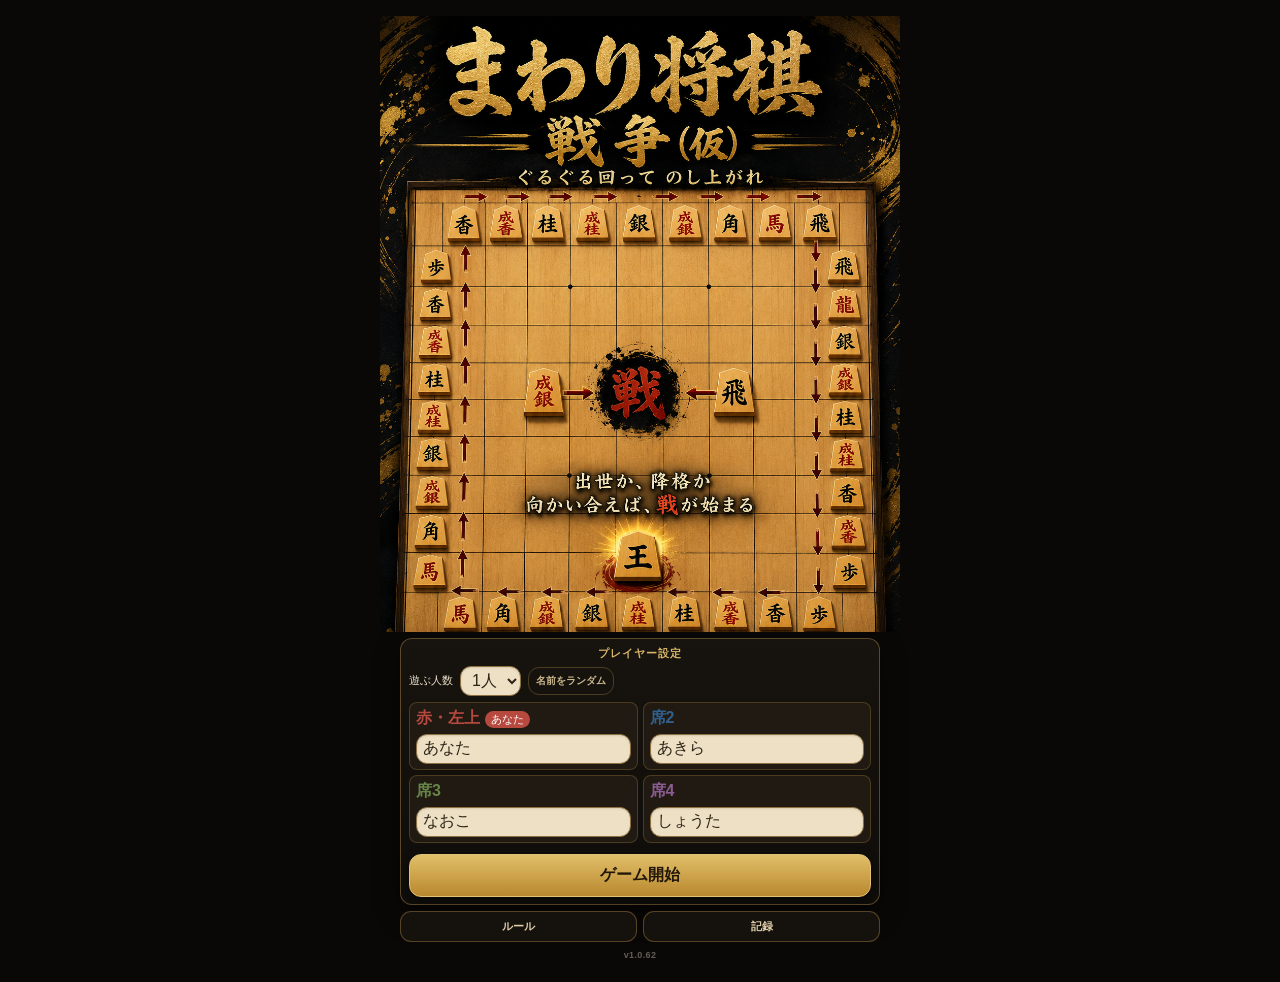
<file: index.html>
<!doctype html>
<html lang="ja">
<head>
  <meta charset="utf-8">
  <meta name="viewport" content="width=device-width,initial-scale=1,viewport-fit=cover">
  <title>まわり将棋 v1.0.62</title>
  <link rel="stylesheet" href="style.css?v=162">
  <link rel="apple-touch-icon" sizes="180x180" href="assets/apple-touch-icon.png?v=160">
  <link rel="icon" type="image/png" sizes="512x512" href="assets/icon-512.png?v=160">
</head>
<body>

<section id="titleScreen" class="title-screen"><div class="version-badge title-version">v1.0.62</div>
  <div class="title-art">
    <img src="assets/title-hero.png" alt="まわり将棋 戦争（仮）">
  </div>
  
  <div class="title-setup-wrap">
    <section id="setup" class="title-setup-card">
      <div class="title-setup-label">プレイヤー設定</div>
<div class="setup-row">
      <label for="humanCount">遊ぶ人数</label>
      <select id="humanCount">
        <option value="1">1人</option><option value="2">2人</option>
        <option value="3">3人</option><option value="4">4人</option>
      </select>
      <button id="randomNames" class="secondary">名前をランダム</button>
    </div>
    <div id="nameGrid" class="name-grid"></div>
    <button id="startButton">ゲーム開始</button>
  </section>
    <div class="title-sub-actions">
      <button id="titleRulesButton" type="button">ルール</button>
      <button id="titleRecordsButton" type="button">記録</button>
    </div>
  </div>
</section>

<main id="gameApp" class="app"><div id="moneyFxLayer" class="money-fx-layer" aria-hidden="true"></div><div class="version-badge game-version">v1.0.62</div>
  <header id="appHeader" class="app-header">
    <div>
      <h1>まわり将棋</h1>
      <p class="sub">v1.0.62</p>
    </div>
    <div class="header-actions">
<button id="recordsButton" class="rules-button" type="button">記録</button>
<button id="rulesButton" class="rules-button" type="button">ルール</button>
</div>
  </header>

  

  <div id="playNav" class="play-nav" hidden>
      <button id="playBackButton" class="plain-back-button" type="button">← タイトル</button>
      <div class="play-header-title">まわり将棋 <span>v1.0.62</span></div>
      <div class="play-actions">
        <button id="playRulesButton" class="mini-action" type="button">ルール</button>
        <button id="playRecordsButton" class="mini-action" type="button">記録</button>
      </div>
    </div>
    <section id="gameCard" class="card game-card">
    <div class="board-row">
      <div class="board-column">
        <div id="board" aria-label="9×9の将棋盤">
          <div id="warShade" class="war-shade"></div>
          <div id="hand" class="hand" aria-hidden="true">
            <span class="hand-sleeve"></span>
            <span class="hand-palm"></span>
            <span class="hand-finger hand-index"></span>
            <span class="hand-finger hand-thumb"></span>
          </div>
          <div id="event" class="event"></div>
        </div>
      </div>
      <aside id="ladder" class="ladder">
        <h2>出世表</h2>
        <div id="rankRows"></div>
      </aside>
    </div>

    <div id="turnBox" class="turn-box">開始前</div>
    <div id="anticipation" class="anticipation" aria-live="polite"></div>
    <div id="roller" class="roller" aria-label="金駒を振る場所">
      <div id="rollerHint" class="roller-hint"><span class="hint-arrow">↺</span><br>くるくる回してね</div>
    </div>
    <div id="battleGauge" class="battle-gauge" aria-hidden="true">
      <div class="battle-gauge-zone"></div>
      <div class="battle-gauge-center"></div>
      <div id="battleGaugeMarker" class="battle-gauge-marker">金</div>
    </div>
    <button id="rollButton" class="roll-button" disabled>▶ あなたが金を振る</button>
    <button id="audioButton" class="audio-button">音を開始・再開</button>
    <div id="result" class="result"></div>
  </section>

  <section id="playersCard" class="card"><div id="players" class="players"></div></section>
  <section id="logCard" class="card"><div id="log" class="log"></div></section>

  <div id="rulesModal" class="rules-modal" aria-hidden="true">
    <div class="rules-panel" role="dialog" aria-modal="true" aria-labelledby="rulesTitle">
      <div class="rules-head">
        <h2 id="rulesTitle">遊び方</h2>
        <button id="rulesClose" class="rules-close" type="button" aria-label="閉じる">×</button>
</div>
<details open>
        <summary>基本</summary>
        <p>4人で盤の外周を時計回りに進みます。遊ぶ人が少ない席はCPUが担当します。金4枚の合計点だけ進み、最初に王将へ出世した人が1位です。</p>
        <p><b>金：</b>表1点／裏0点／横立ち5点／縦立ち10点</p>
        <div class="rules-block"><h3>俸禄</h3>
<p>出世すると、到達した階級に応じた俸禄を獲得します。降格後に同じ階級へ再出世した場合も、もう一度受け取れます。</p>
<table class="houroku-table"><tbody>
<tr><th>と</th><td>100両</td></tr><tr><th>香車</th><td>200両</td></tr>
<tr><th>成香</th><td>300両</td></tr><tr><th>桂馬</th><td>400両</td></tr>
<tr><th>成桂</th><td>500両</td></tr><tr><th>銀</th><td>600両</td></tr>
<tr><th>成銀</th><td>800両</td></tr><tr><th>角</th><td>1,000両</td></tr>
<tr><th>馬</th><td>1,300両</td></tr><tr><th>飛車</th><td>1,600両</td></tr>
<tr><th>龍</th><td>2,000両</td></tr><tr><th>王</th><td>2,500両</td></tr>
</tbody></table>
<p><b>一周：</b>＋50両</p>
<p><b>戦争：</b>2人戦は1位が2位、3人戦は1位が3位、4人戦は1位が4位・2位が3位から、それぞれ所持俸禄の半分を獲得します。</p>
<p>俸禄は勝敗条件ではなく、ゲームごとに0両から始まります。</p></div>
      </details>

      <details>
        <summary>出世</summary>
        <p>角にぴったり止まると1段階出世します。0で角に止まっている場合も出世します。</p>
        <p>歩 → と → 香 → 成香 → 桂 → 成桂 → 銀 → 成銀 → 角 → 馬 → 飛 → 龍 → 王</p>
      </details>

      <details>
        <summary>戦争</summary>
        <p>盤の向かい側で駒同士が正面から向き合うと戦争です。おんぶ中でも全員が別々に金を振り、個人順位を決めます。戦争後はおんぶを解消します。</p>
        <div class="onbu-corner-detail">
          <b>角でのおんぶと出世</b><br>
          おんぶしたまま角へ到達した場合は、一緒に移動した駒が全員出世します。<br>
          上の駒が金を振っておんぶを降り、単独で角へ進んだ場合は、その駒だけが出世します。<br>
          すでに駒がいる角へ後から止まって、その場でおんぶになった場合も、後から来た駒だけが出世します。
        </div>

        <p><b>2人：</b>出世(+1)／降格(-1)</p>
        <p><b>3人：</b>大出世(+2)／現状維持(0)／大降格(-2)</p>
        <p><b>4人：</b>大出世(+2)／出世(+1)／降格(-1)／大降格(-2)</p>
      </details>

      <details>
        <summary>勝負振り</summary>
        <p>戦争中だけ高速ゲージが表示されます。指を離した瞬間、金の印が中央線に近いほど5点・10点が出やすくなります。</p>
      </details>

      <details>
        <summary>おんぶ</summary>
        <p>同じマスへ追いつくと自動で上に乗ります。3段・4段も可能です。下の駒が進むと上の駒も一緒に進みます。</p>
        <p>上の駒の番で1以上なら降りて移動します。0なら乗ったままで、次に下の駒が動くとまた一緒に進みます。角で出世してもおんぶは続きます。</p>
        <p>おんぶ中に複数人が同時に王になった場合は同点1位です。</p>
      </details>
    </div>
  </div>


  <div id="recordsModal" class="rules-modal" aria-hidden="true">
    <div class="rules-panel" role="dialog" aria-modal="true" aria-labelledby="recordsTitle">
      <div class="rules-head">
        <h2 id="recordsTitle">記録</h2>
        <button id="recordsClose" class="rules-close" type="button" aria-label="閉じる">×</button>
      </div>
      <div id="recordsContent"></div>
    </div>
  </div>

</main>
<script src="game.js?v=162"></script>
</body>
</html>
</file>
<file: style.css>
:root{--bg:#e8e2d8;--panel:#f8f4ec;--ink:#211f1c;--muted:#746d64;--wood1:#e4bf80;--wood2:#c99658}
*{box-sizing:border-box}body{margin:0;background:var(--bg);color:var(--ink);font-family:-apple-system,BlinkMacSystemFont,"Hiragino Sans","Yu Gothic",sans-serif}.app{max-width:1080px;margin:auto;padding:8px}h1{font-size:25px;margin:4px 0 2px}.sub{font-size:12px;color:var(--muted);margin:0 0 10px}.card{background:var(--panel);border-radius:18px;padding:10px;margin:8px 0;box-shadow:0 8px 24px #0001}button,select,input{font:inherit;border-radius:11px;padding:10px}button{border:0;background:#24231f;color:#fff;font-weight:800}button.secondary{background:#d9d2c6;color:#222}button:disabled{opacity:.36}.setup-row{display:flex;gap:8px;align-items:center;flex-wrap:wrap}.name-grid{display:grid;grid-template-columns:repeat(2,1fr);gap:8px;margin:10px 0}.name-card{padding:9px;border-radius:12px;background:#ebe4d9}.name-card input{width:100%;margin-top:5px;border:1px solid #bbb;background:#fff}.board-row{
  display:grid;
  grid-template-columns:minmax(0,1fr) clamp(66px,18vw,96px);
  gap:5px;
  align-items:stretch;
  width:100%;
  max-width:820px;
  margin:0 auto
}
.board-column{min-width:0;width:100%}
#board{
  position:relative;
  width:100%;
  aspect-ratio:1;
  background:linear-gradient(115deg,var(--wood1),var(--wood2));
  border:4px solid #574329;
  overflow:visible
}.cell{position:absolute;border:1px solid #6b522f88}.piece{position:absolute;z-index:8;width:8.6%;height:10.6%;transform:translate(-50%,-50%) rotate(var(--rot,0deg));clip-path:polygon(50% 0%,79% 23%,100% 100%,0% 100%,21% 23%);background:linear-gradient(145deg,#f2d39a,#c9944d);border:1px solid #67451e;display:flex;align-items:center;justify-content:center;text-align:center;font-family:"Yu Mincho","Hiragino Mincho ProN",serif;font-weight:900;font-size:clamp(10px,2.6vw,20px);line-height:.92;filter:drop-shadow(0 3px 2px #0003);transition:left .18s ease,top .18s ease,transform .2s ease}.piece.active{filter:drop-shadow(0 0 10px var(--glow)) drop-shadow(0 3px 2px #0003);transform:translate(-50%,-60%) rotate(var(--rot,0deg)) scale(1.08)}.helper{display:block;font-size:.52em}.cushion{position:absolute;z-index:6;width:9.7%;height:4.2%;transform:translate(-50%,45%);border-radius:50%;opacity:.8}.hand{
  position:absolute;
  z-index:15;
  width:18%;
  height:17%;
  opacity:0;
  pointer-events:none;
  transform:translate(-50%,-50%) rotate(var(--hand-rot,0deg));
  transform-origin:50% 75%;
  transition:left .17s ease,top .17s ease,opacity .12s ease,transform .17s ease
}
.hand.show{opacity:.97}
.hand-sleeve{
  position:absolute;
  left:5%;
  top:54%;
  width:70%;
  height:38%;
  border-radius:45% 20% 25% 48%;
  background:var(--sleeve,#555);
  box-shadow:0 5px 10px #0002
}
.hand-palm{
  position:absolute;
  left:46%;
  top:38%;
  width:42%;
  height:43%;
  border-radius:48% 52% 44% 50%;
  background:linear-gradient(145deg,#f0c4a0,#dba47d);
  box-shadow:0 5px 9px #0003
}
.hand-finger{
  position:absolute;
  display:block;
  background:linear-gradient(145deg,#f3caa8,#dca57e);
  box-shadow:0 3px 5px #0002
}
.hand-index{
  left:60%;
  top:5%;
  width:18%;
  height:53%;
  border-radius:48% 48% 38% 38%;
  transform:rotate(7deg)
}
.hand-thumb{
  left:76%;
  top:37%;
  width:18%;
  height:43%;
  border-radius:48%;
  transform:rotate(52deg);
  transform-origin:20% 85%
}.event{position:absolute;z-index:30;left:50%;top:50%;transform:translate(-50%,-50%);width:min(82%,390px);background:#faf6eef4;border-radius:18px;padding:14px;text-align:center;box-shadow:0 15px 40px #0005;display:none}.event.show{display:block}.event h2{margin:0 0 6px}.war-shade{position:absolute;inset:0;z-index:4;background:#00000018;display:none;pointer-events:none}.war-shade.show{display:block}.war-line{position:absolute;z-index:5;background:#fff9;border-radius:999px;box-shadow:0 0 0 1px #0003 inset}.war-label{position:absolute;z-index:14;padding:3px 6px;border-radius:999px;background:#faf6eef0;font-size:10px;font-weight:900;transform:translate(-50%,-50%);white-space:nowrap}.ladder{
  background:#ebe4d9;
  border-radius:12px;
  padding:4px;
  display:flex;
  flex-direction:column;
  min-width:0;
  height:100%;
  overflow:hidden
}
.ladder h2{
  text-align:center;
  font-size:clamp(9px,2.5vw,12px);
  margin:1px 0 3px;
  line-height:1.05
}
.ladder #rankRows{
  display:grid;
  grid-template-rows:repeat(13,minmax(0,1fr));
  flex:1;
  min-height:0;
  gap:0
}
.rank-row{
  min-height:0;
  display:flex;
  align-items:center;
  justify-content:center;
  font-family:"Yu Mincho","Hiragino Mincho ProN",serif;
  font-weight:900;
  font-size:clamp(9px,2.4vw,12px);
  position:relative;
  border-left:1px solid #c9baa3;
  border-right:1px solid #c9baa3
}
.rank-row.solo{
  border:1px solid #b9aa91;
  border-radius:7px;
  margin-bottom:2px;
  background:#f1eadf
}
.rank-row.pair-top{
  border-top:1px solid #b9aa91;
  border-radius:7px 7px 0 0;
  background:#f0e9dd
}
.rank-row.pair-bottom{
  border-bottom:1px solid #b9aa91;
  border-radius:0 0 7px 7px;
  margin-bottom:2px;
  background:#f0e9dd
}
.rank-row.pair-bottom::before{
  content:"↻";
  position:absolute;
  left:2px;
  top:-7px;
  z-index:2;
  font-family:sans-serif;
  font-size:9px;
  color:#817665;
  background:#f0e9dd;
  line-height:1
}
.rank-row.current{
  background:#fffaf0;
  outline:2px solid var(--hi);
  outline-offset:-2px;
  z-index:3
}
.markers{
  position:absolute;
  right:1px;
  display:flex;
  gap:1px;
  max-width:42%;
  flex-wrap:wrap;
  justify-content:flex-end
}
.marker{
  width:clamp(6px,1.9vw,10px);
  height:clamp(6px,1.9vw,10px);
  border-radius:50%;
  box-shadow:0 1px 2px #0004
}.turn-box{font-size:20px;font-weight:900;text-align:center;padding:10px;border-radius:14px;background:#e8e0d4;margin:10px 0 7px;border:3px solid transparent}.roller{position:relative;height:144px;background:#e5ddd1;border-radius:18px;touch-action:none;overflow:hidden}.roller-hint{position:absolute;inset:0;display:flex;align-items:center;justify-content:center;text-align:center;font-weight:800;color:#665e54;pointer-events:none}.gold{position:absolute;width:47px;height:55px;clip-path:polygon(50% 0%,79% 23%,100% 100%,0% 100%,21% 23%);background:linear-gradient(145deg,#f1d19a,#c8944c);border:2px solid #68451d;display:flex;align-items:center;justify-content:center;font-family:serif;font-weight:900;transform:translate(-50%,-50%) rotate(var(--grot,0deg));transition:left .1s,top .1s,transform .25s}.gold.side{width:58px;height:13px;clip-path:none;border-radius:5px}.gold.vertical{width:12px;height:56px;clip-path:none;border-radius:5px}.roll-button,.audio-button{width:100%;margin-top:7px}.audio-button{background:#746b60;display:none}.audio-button.show{display:block}.result{text-align:center;font-weight:900;margin-top:7px}.players{display:grid;grid-template-columns:repeat(2,1fr);gap:7px}.player-box{padding:8px;border-radius:12px;background:#ebe4d9;font-size:13px}.player-box.on{outline:3px solid #222}.you{display:inline-block;margin-left:5px;padding:1px 6px;border-radius:999px;background:#222;color:#fff;font-size:11px}.log{height:150px;overflow:auto;background:#171714;color:#fff;border-radius:12px;padding:8px;font:11px/1.5 ui-monospace,monospace}
@media(max-width:700px){
  .app{padding:4px}
  .card{padding:5px;border-radius:12px}
  .game-card{overflow:visible}
  .board-row{
    grid-template-columns:minmax(0,1fr) clamp(64px,18vw,78px);
    gap:3px;
    width:100%
  }
  #board{width:100%;max-width:none}
  .ladder{padding:2px;border-radius:8px}
  .ladder h2{font-size:9px}
  .rank-row{font-size:9px}
  .turn-box{font-size:18px}
  .name-grid{grid-template-columns:1fr 1fr}
}.card{padding:5px;border-radius:12px}.board-row{grid-template-columns:minmax(0,1fr) 74px;gap:4px}#board{width:100%;max-width:none}.ladder{padding:3px;border-radius:9px}.ladder h2{font-size:10px}.rank-row{font-size:10px;border-top:1px solid #d5cab9}.markers{right:1px;max-width:30px}.marker{width:8px;height:8px}.turn-box{font-size:18px}.name-grid{grid-template-columns:1fr 1fr}}



.name-card.you-seat{
  outline:3px solid #b8493f;
  background:#fff5ef
}
.seat-note{
  display:inline-block;
  margin-left:5px;
  padding:1px 6px;
  border-radius:999px;
  background:#b8493f;
  color:white;
  font-size:11px
}

.audio-button{
  display:inline-block;
  margin:8px auto 0;
}
.audio-button:not(.show){
  opacity:.78;
}

.audio-button{background:#5f574e}

.battle-gauge{
  position:relative;
  height:30px;
  margin-top:8px;
  border:2px solid #766c5f;
  border-radius:999px;
  background:#d8d0c4;
  overflow:hidden;
  display:none
}
.battle-gauge.show{display:block}
.battle-gauge-zone{
  position:absolute;
  left:45%;
  top:0;
  bottom:0;
  width:10%;
  background:#8f3b3214
}
.battle-gauge-center{
  position:absolute;
  left:50%;
  top:0;
  bottom:0;
  width:3px;
  transform:translateX(-50%);
  background:#8f3b32;
  z-index:2
}
.battle-gauge-marker{
  position:absolute;
  top:1px;
  left:8%;
  width:22px;
  height:25px;
  transform:translateX(-50%);
  clip-path:polygon(50% 0%,79% 23%,100% 100%,0% 100%,21% 23%);
  background:linear-gradient(145deg,#f2d39a,#c9944d);
  border:1px solid #68451d;
  display:flex;
  align-items:center;
  justify-content:center;
  font-family:"Yu Mincho","Hiragino Mincho ProN",serif;
  font-size:11px;
  font-weight:900;
  color:#3d2a16;
  box-shadow:0 2px 6px #0004
}

#roller{
  touch-action:none !important;
  overscroll-behavior:contain;
  -webkit-user-select:none;
  user-select:none;
  -webkit-touch-callout:none;
}
body.rolling-lock{
  overflow:hidden;
  overscroll-behavior:none;
  touch-action:none;
}

.onbu-note{font-size:11px;font-weight:800;color:#7a5b28}.piece{transition:left .16s,top .16s,transform .16s}

.app-header{
  display:flex;
  align-items:flex-start;
  justify-content:space-between;
  gap:10px
}
.rules-button{
  width:auto;
  min-width:64px;
  padding:7px 11px;
  border:1px solid #b8afa2;
  background:#eee8de;
  color:#4e4942;
  font-size:12px;
  font-weight:800;
  box-shadow:none
}
.audio-button{
  width:auto;
  min-width:0;
  display:inline-block;
  margin:6px 0 0 auto;
  padding:5px 9px;
  border:1px solid #b8afa2;
  border-radius:999px;
  background:transparent;
  color:#6f675e;
  font-size:11px;
  font-weight:700;
  opacity:.78
}
.audio-button.show{display:inline-block}
.audio-button:not(.show){display:none}

.roller-hint{
  z-index:5;
  color:#574d40;
  font-size:16px;
  line-height:1.1;
  background:#f8f2e48f;
  opacity:1;
  transition:opacity .24s ease
}
.roller-hint.hidden{
  opacity:0;
  visibility:hidden
}
.hint-arrow{
  display:inline-block;
  font-size:27px;
  line-height:.8
}

.rules-modal{
  position:fixed;
  inset:0;
  z-index:1000;
  display:none;
  align-items:center;
  justify-content:center;
  padding:14px;
  background:#1a1815a8;
  backdrop-filter:blur(3px)
}
.rules-modal.show{display:flex}
.rules-panel{
  width:min(92vw,620px);
  max-height:84vh;
  overflow:auto;
  background:#f9f5ed;
  border-radius:18px;
  padding:14px;
  box-shadow:0 22px 60px #0007
}
.rules-head{
  display:flex;
  align-items:center;
  justify-content:space-between;
  position:sticky;
  top:-14px;
  z-index:2;
  margin:-14px -14px 8px;
  padding:12px 14px 9px;
  background:#f9f5ed;
  border-bottom:1px solid #ded4c5
}
.rules-head h2{margin:0}
.rules-close{
  width:34px;
  height:34px;
  padding:0;
  border-radius:50%;
  background:#ded6ca;
  color:#3e3933;
  font-size:22px
}
.rules-panel details{
  border-bottom:1px solid #ddd3c5;
  padding:7px 0
}
.rules-panel summary{
  cursor:pointer;
  font-weight:900;
  font-size:16px
}
.rules-panel p{
  margin:7px 0;
  color:#4f4942;
  font-size:13px;
  line-height:1.65
}
body.rules-open{overflow:hidden}

.war-flag{
  position:absolute;
  z-index:14;
  width:18px;
  height:27px;
  transform:translate(-50%,-78%);
  pointer-events:none;
  filter:drop-shadow(0 2px 2px #0004)
}
.war-flag::before{
  content:"";
  position:absolute;
  left:3px;
  top:2px;
  width:2px;
  height:25px;
  border-radius:2px;
  background:#403b34
}
.war-flag::after{
  content:"";
  position:absolute;
  left:5px;
  top:3px;
  width:13px;
  height:10px;
  background:var(--flag);
  clip-path:polygon(0 0,100% 18%,72% 100%,0 82%);
  border-radius:1px
}

.piece,.gold,.battle-gauge-marker{
  -webkit-clip-path:polygon(50% 0%,79% 23%,100% 100%,0% 100%,21% 23%);
}

/* v1.0.26 駒の見た目 */
.piece,.gold,.battle-gauge-marker {
  clip-path:polygon(50% 0%,84% 27%,100% 100%,0% 100%,16% 27%) !important;
  -webkit-clip-path:polygon(50% 0%,84% 27%,100% 100%,0% 100%,16% 27%) !important;
}
.piece {
  background:linear-gradient(100deg,rgba(255,255,255,.10) 0%,rgba(255,255,255,.02) 48%,rgba(118,79,35,.035) 100%),#efd8a5 !important;
  border:1px solid rgba(91,62,31,.72) !important;
  box-shadow:0 1.5px 2.5px rgba(45,31,18,.22),inset 0 0 0 .5px rgba(255,255,255,.24) !important;
}
.piece::before,.piece::after {
  background:none !important;
  border:none !important;
  box-shadow:none !important;
}
.gold {
  background:linear-gradient(100deg,rgba(255,255,255,.10) 0%,rgba(255,255,255,.02) 50%,rgba(118,79,35,.035) 100%),#ecd39a !important;
}

.header-actions{display:flex;gap:7px}
.money{font-weight:900;font-variant-numeric:tabular-nums;color:#5d4528}
.record-card{padding:10px 0;border-bottom:1px solid #ddd3c5;line-height:1.65;font-size:13px}
.record-card b{font-size:16px}

.houroku-table{width:100%;border-collapse:collapse;margin:8px 0 10px;font-size:13px}
.houroku-table th,.houroku-table td{padding:5px 8px;border-bottom:1px solid #ddd3c5}
.houroku-table th{text-align:left;font-weight:700}.houroku-table td{text-align:right;font-weight:900;font-variant-numeric:tabular-nums}
.rules-block h3{margin:14px 0 6px;font-size:16px}

/* ===== v1.0.34 : title -> setup -> play ===== */
[hidden]{display:none!important}

body{
  min-height:100svh;
}
body.title-mode{
  overflow:hidden;
  background:#090806;
}
body.setup-mode{
  overflow:auto;
}
body.play-mode{
  overflow:hidden;
}

/* Title */
.title-screen{
  min-height:100svh;
  background:#090806;
  display:flex;
  flex-direction:column;
  align-items:center;
  justify-content:flex-start;
}
.title-art{
  width:min(100vw,520px);
  height:min(72svh,760px);
  overflow:hidden;
  display:flex;
  align-items:flex-start;
  justify-content:center;
  background:#090806;
}
.title-art img{
  width:100%;
  height:100%;
  object-fit:cover;
  object-position:top center;
  display:block;
}
.title-actions{
  width:min(calc(100% - 28px),480px);
  margin-top:10px;
  padding-bottom:max(14px,env(safe-area-inset-bottom));
}
.title-main-button{
  width:100%;
  padding:13px 12px;
  border:1px solid #b79144;
  border-radius:13px;
  background:linear-gradient(#dfbd68,#b98a30);
  color:#1f1609;
  font-size:18px;
  font-weight:900;
  box-shadow:0 5px 16px #0008;
}
.title-sub-actions{
  display:grid;
  grid-template-columns:1fr 1fr;
  gap:8px;
  margin-top:8px;
}
.title-sub-actions button{
  border:1px solid #79623d;
  background:#17140f;
  color:#ead9b4;
  padding:9px;
}

/* Setup stage */
body.setup-mode #gameCard,
body.setup-mode #playersCard,
body.setup-mode #logCard,
body.setup-mode #appHeader{
  display:none!important;
}
body.setup-mode #gameApp{
  display:block;
  max-width:520px;
  min-height:100svh;
  padding:12px;
}
.setup-screen-card{
  margin-top:5vh;
}
.setup-screen-head{
  display:grid;
  grid-template-columns:1fr auto 1fr;
  align-items:center;
  margin-bottom:10px;
}
.setup-screen-head h2{
  margin:0;
  font-size:20px;
  text-align:center;
}
.plain-back-button{
  justify-self:start;
  width:auto;
  padding:5px 7px;
  background:transparent;
  color:#51493f;
  border:0;
  font-size:11px;
}
body.setup-mode .setup-row{
  justify-content:center;
}
body.setup-mode .name-grid{
  margin:10px 0 12px;
}

/* Play stage */
body.play-mode #setup,
body.play-mode #appHeader,
body.play-mode #logCard{
  display:none!important;
}
body.play-mode #gameApp{
  display:flex!important;
  flex-direction:column;
  width:100%;
  max-width:760px;
  height:100svh;
  padding:3px 5px max(3px,env(safe-area-inset-bottom));
  overflow:hidden;
}
.play-nav{
  flex:0 0 auto;
  display:flex;
  justify-content:space-between;
  align-items:center;
  min-height:26px;
  margin-bottom:2px;
}
.play-actions{
  display:flex;
  gap:5px;
}
.mini-action{
  width:auto;
  padding:4px 7px;
  font-size:10px;
  border-radius:8px;
  background:#d8d0c4;
  color:#413b34;
}
body.play-mode #gameCard{
  flex:1 1 auto;
  min-height:0;
  margin:0;
  padding:3px;
  display:flex;
  flex-direction:column;
}
body.play-mode .board-row{
  flex:1 1 auto;
  min-height:0;
  max-height:min(52svh,520px);
  width:min(100%,620px);
}
body.play-mode #board{
  max-height:52svh;
}
body.play-mode .turn-box{
  flex:0 0 auto;
  margin:3px 0 2px;
  padding:5px 7px;
  font-size:15px;
  border-width:2px;
}
body.play-mode .roller{
  flex:0 0 88px;
  height:88px;
  border-radius:13px;
}
body.play-mode .gold{
  width:39px;
  height:46px;
}
body.play-mode .roll-button{
  flex:0 0 auto;
  margin-top:3px;
  padding:7px;
}
body.play-mode .audio-button{
  margin-top:2px;
  padding:4px 7px;
}
body.play-mode .result{
  min-height:0;
  margin-top:2px;
  font-size:12px;
}
body.play-mode #playersCard{
  flex:0 0 auto;
  margin:3px 0 0;
  padding:3px;
}
body.play-mode .players{
  grid-template-columns:repeat(4,1fr);
  gap:3px;
}
body.play-mode .player-box{
  padding:4px 3px;
  font-size:10px;
  line-height:1.25;
  min-width:0;
  overflow:hidden;
}
body.play-mode .you{
  font-size:8px;
  padding:1px 3px;
}

/* Existing gold visual: uniform face + natural shadow only */
.gold{
  background:#ecd9aa!important;
  border:1px solid rgba(88,61,30,.72)!important;
  box-shadow:0 2px 4px rgba(43,30,17,.24)!important;
}
.gold::before,.gold::after{
  background:none!important;
  border:none!important;
  box-shadow:none!important;
}

@media(max-height:760px){
  .title-art{height:68svh}
  body.play-mode .board-row{max-height:48svh}
  body.play-mode #board{max-height:48svh}
  body.play-mode .roller{flex-basis:76px;height:76px}
}

/* ===== v1.0.35 : true 2-screen layout ===== */
body.title-mode{
  overflow:auto!important;
  background:#090806;
}
body.title-mode #gameApp > #appHeader,
body.title-mode #gameApp > #gameCard,
body.title-mode #gameApp > #playersCard,
body.title-mode #gameApp > #logCard,
body.title-mode #gameApp > #playNav{
  display:none!important;
}
body.play-mode #titleScreen{
  display:none!important;
}
body.play-mode #appHeader,
body.play-mode #logCard{
  display:none!important;
}

/* Title page: art + player selection on one page */
.title-screen{
  min-height:100svh;
  height:auto!important;
  overflow:visible!important;
  padding-bottom:max(16px,env(safe-area-inset-bottom));
}
.title-art{
  height:min(53svh,560px)!important;
  flex:none!important;
}
.title-setup-wrap{
  width:min(calc(100% - 24px),480px);
  margin:8px auto 0;
}
.title-setup-card{
  background:#15120e;
  border:1px solid rgba(188,150,78,.42);
  border-radius:14px;
  padding:10px;
  box-shadow:0 8px 24px #0007;
  color:#eadfca;
}
.title-setup-label{
  text-align:center;
  margin:0 0 8px;
  font-size:13px;
  font-weight:900;
  letter-spacing:.08em;
  color:#d9bc79;
}
.title-setup-card .setup-row{
  gap:7px;
  align-items:center;
}
.title-setup-card label{
  color:#eadfca;
}
.title-setup-card select,
.title-setup-card input{
  background:#f4ead6;
  color:#332719;
  border-color:#8b7048;
}
.title-setup-card .name-grid{
  margin:8px 0;
  gap:6px;
}
.title-setup-card #startButton{
  width:100%;
  margin-top:5px;
  padding:12px;
  border:1px solid #b79144;
  border-radius:12px;
  background:linear-gradient(#dfbd68,#b98a30);
  color:#20160a;
  font-size:17px;
  font-weight:900;
  box-shadow:0 4px 12px #0007;
}
.title-setup-card #randomNames{
  font-size:11px;
  padding:6px 8px;
}
.title-sub-actions{
  margin-top:7px!important;
  padding-bottom:0!important;
}

/* Play: preserve one-screen goal but give the gold area back its importance */
body.play-mode{
  overflow:hidden!important;
}
body.play-mode #gameApp{
  height:100svh;
  overflow:hidden;
}
body.play-mode #gameCard{
  min-height:0;
}
body.play-mode .board-row{
  max-height:min(47svh,500px)!important;
}
body.play-mode #board{
  max-height:47svh!important;
}
body.play-mode .roller{
  flex:0 0 clamp(118px,16svh,144px)!important;
  height:clamp(118px,16svh,144px)!important;
  min-height:118px;
}
body.play-mode .gold{
  width:45px;
  height:53px;
}
body.play-mode .players{
  grid-template-columns:repeat(4,minmax(0,1fr));
}

/* ===== 金の立ち姿 =====
   表/裏は通常の平置き。
   横立ち・縦立ちは文字を回さず、木駒の側面と少し見える表面で表現。 */
.gold.side,
.gold.vertical{
  clip-path:none!important;
  -webkit-clip-path:none!important;
  border:0!important;
  background:transparent!important;
  box-shadow:none!important;
  overflow:visible;
  color:transparent!important;
  font-size:0!important;
}
.gold.side{
  width:62px!important;
  height:28px!important;
}
.gold.side::before{
  content:""!important;
  position:absolute;
  left:3px;right:3px;bottom:3px;
  height:12px;
  display:block!important;
  background:linear-gradient(180deg,#d0a266,#a9793f)!important;
  border:1px solid #6a491f!important;
  border-radius:3px!important;
  box-shadow:0 5px 7px rgba(48,31,14,.28)!important;
}
.gold.side::after{
  content:""!important;
  position:absolute;
  left:8px;right:8px;top:2px;
  height:15px;
  display:block!important;
  background:linear-gradient(180deg,#f1ddb2,#d9b77c)!important;
  border:1px solid #785325!important;
  clip-path:polygon(8% 100%,17% 0,83% 0,92% 100%)!important;
  -webkit-clip-path:polygon(8% 100%,17% 0,83% 0,92% 100%)!important;
  transform:perspective(70px) rotateX(48deg);
  transform-origin:bottom center;
  box-shadow:none!important;
}
.gold.vertical{
  width:28px!important;
  height:62px!important;
}
.gold.vertical::before{
  content:""!important;
  position:absolute;
  top:3px;bottom:3px;right:3px;
  width:12px;
  display:block!important;
  background:linear-gradient(90deg,#a9793f,#d0a266)!important;
  border:1px solid #6a491f!important;
  border-radius:3px!important;
  box-shadow:5px 2px 7px rgba(48,31,14,.28)!important;
}
.gold.vertical::after{
  content:""!important;
  position:absolute;
  top:8px;bottom:8px;left:2px;
  width:15px;
  display:block!important;
  background:linear-gradient(90deg,#f1ddb2,#d9b77c)!important;
  border:1px solid #785325!important;
  clip-path:polygon(100% 8%,100% 92%,0 83%,0 17%)!important;
  -webkit-clip-path:polygon(100% 8%,100% 92%,0 83%,0 17%)!important;
  transform:perspective(70px) rotateY(48deg);
  transform-origin:center right;
  box-shadow:none!important;
}

@media(max-height:760px){
  .title-art{height:min(46svh,470px)!important}
  body.play-mode .board-row{max-height:43svh!important}
  body.play-mode #board{max-height:43svh!important}
  body.play-mode .roller{
    flex-basis:118px!important;
    height:118px!important;
  }
}

/* ===== v1.0.36 : title image full display + compact player setup ===== */
body.title-mode{
  overflow:auto!important;
}
.title-art{
  width:min(100%,520px)!important;
  height:auto!important;
  max-height:none!important;
  overflow:visible!important;
  flex:none!important;
}
.title-art img{
  width:100%!important;
  height:auto!important;
  max-height:none!important;
  object-fit:contain!important;
  object-position:center top!important;
  display:block;
}
.title-setup-wrap{
  width:min(calc(100% - 20px),480px)!important;
  margin:6px auto 0!important;
}
.title-setup-card{
  padding:7px 8px!important;
  border-radius:12px!important;
}
.title-setup-label{
  margin-bottom:5px!important;
  font-size:11px!important;
}
.title-setup-card .setup-row{
  display:flex!important;
  flex-wrap:wrap!important;
  gap:5px 7px!important;
  margin:0!important;
  align-items:center!important;
}
.title-setup-card .setup-row label{
  margin:0!important;
  font-size:11px!important;
}
.title-setup-card select{
  min-height:30px!important;
  padding:4px 7px!important;
  font-size:12px!important;
}
.title-setup-card .name-grid{
  display:grid!important;
  grid-template-columns:repeat(2,minmax(0,1fr))!important;
  gap:5px!important;
  margin:6px 0!important;
}
.title-setup-card .name-card{
  margin:0!important;
  padding:5px 6px!important;
  border-radius:8px!important;
}
.title-setup-card .name-card label{
  font-size:9px!important;
  margin-bottom:2px!important;
}
.title-setup-card .name-card input{
  width:100%!important;
  min-width:0!important;
  height:30px!important;
  padding:4px 6px!important;
  font-size:12px!important;
}
.title-setup-card #randomNames{
  width:auto!important;
  min-height:28px!important;
  padding:4px 7px!important;
  margin:0!important;
  font-size:10px!important;
}
.title-setup-card #startButton{
  margin-top:5px!important;
  padding:10px 10px!important;
  font-size:16px!important;
}
.title-sub-actions{
  gap:6px!important;
  margin-top:6px!important;
}
.title-sub-actions button{
  padding:7px!important;
  font-size:11px!important;
}
@media(max-width:390px){
  .title-setup-card .name-grid{
    gap:4px!important;
  }
  .title-setup-card{
    padding:6px!important;
  }
}

/* ===== v1.0.37 : title lower area integrated with artwork ===== */
body.title-mode,
body.title-mode #titleScreen,
body.title-mode .title-setup-wrap{
  background:#090806!important;
  color:#eadfca!important;
}
body.title-mode #titleScreen{
  box-shadow:none!important;
}
body.title-mode .title-setup-card{
  background:linear-gradient(180deg,#17130e,#0f0d0a)!important;
  border:1px solid rgba(190,150,76,.42)!important;
  box-shadow:0 10px 26px rgba(0,0,0,.42)!important;
}
body.title-mode .title-setup-label{
  color:#d8b768!important;
}
body.title-mode .name-card{
  background:#201a12!important;
  border:1px solid rgba(176,137,68,.30)!important;
  color:#e8d9bb!important;
  box-shadow:none!important;
}
body.title-mode .name-card label{
  color:#cdb98f!important;
}
body.title-mode .name-card input,
body.title-mode .title-setup-card select{
  background:#ede0c4!important;
  color:#2d2418!important;
  border:1px solid #8c7041!important;
  box-shadow:inset 0 1px 2px rgba(0,0,0,.10)!important;
}
body.title-mode #randomNames{
  background:transparent!important;
  color:#cdb98f!important;
  border:1px solid rgba(176,137,68,.35)!important;
}
body.title-mode .title-sub-actions button{
  background:#15110d!important;
  color:#dfcda9!important;
  border:1px solid rgba(176,137,68,.42)!important;
}
body.title-mode #startButton{
  background:linear-gradient(180deg,#e1bf69,#b9882e)!important;
  color:#211608!important;
  border:1px solid #e1c178!important;
}
body.title-mode #gameApp{
  background:#090806!important;
}

/* ===== v1.0.38 金の見た目：塗り分けをやめ、影だけで立体感 ===== */
.gold{
  background:#ead2a0!important;
  border:1px solid rgba(82,57,28,.72)!important;
  box-shadow:0 4px 7px rgba(37,25,13,.28)!important;
}
.gold::before{
  content:none!important;
  display:none!important;
}

/* 横立ち5：真上からは横長の「厚み」が見える */
.gold.side{
  width:60px!important;
  height:11px!important;
  clip-path:none!important;
  -webkit-clip-path:none!important;
  border-radius:3px!important;
  background:#ead2a0!important;
  border:1px solid rgba(82,57,28,.72)!important;
  box-shadow:0 6px 8px rgba(37,25,13,.30)!important;
  color:transparent!important;
  font-size:0!important;
  overflow:visible!important;
}
.gold.side::after{
  content:"横"!important;
  display:block!important;
  position:absolute!important;
  left:50%!important;
  top:18px!important;
  transform:translateX(-50%)!important;
  width:auto!important;
  height:auto!important;
  padding:1px 5px!important;
  background:rgba(48,39,28,.78)!important;
  color:#f3e7cf!important;
  border:0!important;
  border-radius:999px!important;
  box-shadow:none!important;
  font:700 10px/1.35 -apple-system,BlinkMacSystemFont,"Hiragino Sans",sans-serif!important;
  white-space:nowrap!important;
}

/* 縦立ち10：真上からは縦長の「厚み」が見える */
.gold.vertical{
  width:11px!important;
  height:60px!important;
  clip-path:none!important;
  -webkit-clip-path:none!important;
  border-radius:3px!important;
  background:#ead2a0!important;
  border:1px solid rgba(82,57,28,.72)!important;
  box-shadow:6px 3px 8px rgba(37,25,13,.30)!important;
  color:transparent!important;
  font-size:0!important;
  overflow:visible!important;
}
.gold.vertical::after{
  content:"縦"!important;
  display:block!important;
  position:absolute!important;
  left:18px!important;
  top:50%!important;
  transform:translateY(-50%)!important;
  width:auto!important;
  height:auto!important;
  padding:1px 5px!important;
  background:rgba(48,39,28,.78)!important;
  color:#f3e7cf!important;
  border:0!important;
  border-radius:999px!important;
  box-shadow:none!important;
  font:700 10px/1.35 -apple-system,BlinkMacSystemFont,"Hiragino Sans",sans-serif!important;
  white-space:nowrap!important;
}

/* 回転中も本体の色は変えず、影だけ少し離す */
.gold.spinning,
.gold.dragging,
.gold.active{
  box-shadow:0 8px 12px rgba(37,25,13,.28)!important;
}

/* ===== v1.0.39 : iPhone input zoom prevention + visible version ===== */
.title-setup-card input,
.title-setup-card select,
#setup input,
#setup select{
  font-size:16px!important;
}
.version-badge{
  position:fixed;
  right:7px;
  z-index:80;
  font:600 9px/1 -apple-system,BlinkMacSystemFont,"Hiragino Sans",sans-serif;
  letter-spacing:.04em;
  opacity:.42;
  pointer-events:none;
  user-select:none;
}
.title-version{
  top:max(7px,env(safe-area-inset-top));
  color:#eadfca;
}
.game-version{
  top:max(5px,env(safe-area-inset-top));
  color:#51493f;
}
body.title-mode .game-version{display:none}
body.play-mode .title-version{display:none}

/* ===== v1.0.40 金エリア・縦横表示・平置き金の濃色修正 ===== */

/* ゲーム画面内の余った縦方向を、金を振る領域へ優先配分 */
body.play-mode #gameCard{
  display:flex!important;
  flex-direction:column!important;
  min-height:0!important;
}
body.play-mode .board-row{
  flex:0 1 auto!important;
  max-height:min(43svh,470px)!important;
}
body.play-mode #board{
  max-height:43svh!important;
}
body.play-mode .turn-box{
  flex:0 0 auto!important;
}
body.play-mode #roller{
  flex:1 1 150px!important;
  min-height:150px!important;
  max-height:210px!important;
  height:auto!important;
  margin-bottom:0!important;
}
body.play-mode #battleGauge{
  flex:0 0 30px!important;
  margin-top:4px!important;
}
body.play-mode #rollButton{
  flex:0 0 auto!important;
  margin-top:4px!important;
}
body.play-mode #audioButton{
  flex:0 0 auto!important;
  margin-top:2px!important;
}
body.play-mode #result{
  flex:0 0 auto!important;
  min-height:0!important;
  margin-top:1px!important;
  line-height:1.2!important;
}

/* 平置き金：木色は完全に単色。濃い先端・底辺・内側ラインを作らない */
.gold{
  background:#ead2a0!important;
  background-image:none!important;
  border:0!important;
  outline:0!important;
  box-shadow:none!important;
  filter:drop-shadow(0 4px 4px rgba(37,25,13,.28))!important;
}
.gold::before{
  content:none!important;
  display:none!important;
}
.gold:not(.side):not(.vertical)::after{
  content:none!important;
  display:none!important;
}

/* 横立ち 5：
   真上から見える面 = 駒の高さ × 駒の厚み
   平置き金の高さ53pxを長辺に使う */
.gold.side{
  width:53px!important;
  height:9px!important;
  min-width:53px!important;
  min-height:9px!important;
  clip-path:none!important;
  -webkit-clip-path:none!important;
  border:0!important;
  outline:0!important;
  border-radius:2px!important;
  background:#ead2a0!important;
  background-image:none!important;
  box-shadow:none!important;
  filter:drop-shadow(0 5px 4px rgba(37,25,13,.30))!important;
  color:transparent!important;
  font-size:0!important;
  overflow:visible!important;
}
.gold.side::before{
  content:none!important;
  display:none!important;
}
.gold.side::after{
  content:"横"!important;
  position:absolute!important;
  left:50%!important;
  top:15px!important;
  transform:translateX(-50%)!important;
  width:auto!important;
  height:auto!important;
  padding:1px 5px!important;
  background:rgba(48,39,28,.80)!important;
  color:#f3e7cf!important;
  border:0!important;
  outline:0!important;
  border-radius:999px!important;
  box-shadow:none!important;
  filter:none!important;
  font:700 10px/1.35 -apple-system,BlinkMacSystemFont,"Hiragino Sans",sans-serif!important;
  white-space:nowrap!important;
}

/* 縦立ち 10：
   真上から見える面 = 駒の幅 × 駒の厚み
   平置き金の幅45pxを長辺に使う */
.gold.vertical{
  width:9px!important;
  height:45px!important;
  min-width:9px!important;
  min-height:45px!important;
  clip-path:none!important;
  -webkit-clip-path:none!important;
  border:0!important;
  outline:0!important;
  border-radius:2px!important;
  background:#ead2a0!important;
  background-image:none!important;
  box-shadow:none!important;
  filter:drop-shadow(5px 2px 4px rgba(37,25,13,.30))!important;
  color:transparent!important;
  font-size:0!important;
  overflow:visible!important;
}
.gold.vertical::before{
  content:none!important;
  display:none!important;
}
.gold.vertical::after{
  content:"縦"!important;
  position:absolute!important;
  left:15px!important;
  top:50%!important;
  transform:translateY(-50%)!important;
  width:auto!important;
  height:auto!important;
  padding:1px 5px!important;
  background:rgba(48,39,28,.80)!important;
  color:#f3e7cf!important;
  border:0!important;
  outline:0!important;
  border-radius:999px!important;
  box-shadow:none!important;
  filter:none!important;
  font:700 10px/1.35 -apple-system,BlinkMacSystemFont,"Hiragino Sans",sans-serif!important;
  white-space:nowrap!important;
}

/* 回転中も面色は変えず、影だけ少し離す */
.gold.spinning,
.gold.dragging,
.gold.active{
  box-shadow:none!important;
  filter:drop-shadow(0 8px 6px rgba(37,25,13,.28))!important;
}

@media(max-height:760px){
  body.play-mode .board-row{
    max-height:40svh!important;
  }
  body.play-mode #board{
    max-height:40svh!important;
  }
  body.play-mode #roller{
    min-height:138px!important;
    max-height:190px!important;
  }
}

/* ===== v1.0.41 version badge collision fix ===== */
/* 右上は「記録」等の操作領域なので、バージョンは左下へ逃がす */
.version-badge{
  right:auto!important;
  top:auto!important;
  left:7px!important;
  bottom:max(5px,env(safe-area-inset-bottom))!important;
  font-size:9px!important;
  opacity:.38!important;
  z-index:30!important;
}
.title-version{
  color:#eadfca!important;
}
.game-version{
  color:#51493f!important;
}

/* ===== v1.0.42 : breathing room + footer version + gold shadows ===== */

/* タイトル画面：上端に呼吸できる余白を追加。画像は欠けさせない */
body.title-mode .title-screen{
  padding-top:max(12px,calc(env(safe-area-inset-top) + 8px))!important;
  padding-bottom:max(24px,calc(env(safe-area-inset-bottom) + 14px))!important;
}
body.title-mode .title-art{
  margin-top:4px!important;
}

/* バージョンは浮かせず、トップ画面下部の専用スペースに収める */
body.title-mode .version-badge.title-version{
  position:absolute!important;
  left:0!important;
  right:0!important;
  top:auto!important;
  bottom:max(6px,env(safe-area-inset-bottom))!important;
  width:100%!important;
  text-align:center!important;
  opacity:.40!important;
}
body.title-mode #titleScreen{
  position:relative!important;
}

/* ゲーム画面：上部のパツパツ感を少し解消。ただし盤/金エリアを削りすぎない */
body.play-mode #gameApp{
  box-sizing:border-box!important;
  padding-top:max(8px,calc(env(safe-area-inset-top) + 4px))!important;
  padding-bottom:max(12px,calc(env(safe-area-inset-bottom) + 5px))!important;
}
body.play-mode #gameCard{
  margin-top:3px!important;
}
/* ゲーム中のバージョンは最下部の薄い専用帯 */
body.play-mode .version-badge.game-version{
  position:fixed!important;
  left:0!important;
  right:0!important;
  top:auto!important;
  bottom:max(2px,env(safe-area-inset-bottom))!important;
  width:100%!important;
  text-align:center!important;
  opacity:.30!important;
  z-index:20!important;
}

/* 平置きの表/裏にも自然な落ち影。木色は変えない */
.gold:not(.side):not(.vertical){
  background:#ead2a0!important;
  background-image:none!important;
  border:0!important;
  outline:0!important;
  box-shadow:none!important;
  filter:drop-shadow(0 4px 4px rgba(37,25,13,.28))!important;
}
/* 立ち駒は接地面が小さいので少しだけ影を強く */
.gold.side{
  filter:drop-shadow(0 5px 4px rgba(37,25,13,.32))!important;
}
.gold.vertical{
  filter:drop-shadow(5px 2px 4px rgba(37,25,13,.32))!important;
}
/* 振っている途中は影を離して浮遊感 */
.gold.spinning,
.gold.dragging,
.gold.active{
  box-shadow:none!important;
  filter:drop-shadow(0 8px 6px rgba(37,25,13,.30))!important;
}

/* 小さいiPhoneでも上余白を完全には潰さない */
@media(max-height:760px){
  body.play-mode #gameApp{
    padding-top:max(6px,calc(env(safe-area-inset-top) + 2px))!important;
  }
  body.title-mode .title-screen{
    padding-top:max(9px,calc(env(safe-area-inset-top) + 5px))!important;
  }
}

/* ===== v1.0.43 : board must always be a true square ===== */
body.play-mode .board-row{
  width:100%!important;
  height:auto!important;
  max-height:none!important;
  min-height:0!important;
  display:flex!important;
  align-items:flex-start!important;
  justify-content:center!important;
}

/* width and height are always tied together; never squeeze only one axis */
body.play-mode #board{
  box-sizing:border-box!important;
  width:min(100%,43svh)!important;
  height:auto!important;
  max-width:100%!important;
  max-height:none!important;
  aspect-ratio:1 / 1!important;
  flex:0 0 auto!important;
}

/* Keep every 9x9 cell square as an extra guard */
body.play-mode #board .cell{
  aspect-ratio:1 / 1!important;
}

/* Short screens: shrink the whole square, never flatten it */
@media(max-height:760px){
  body.play-mode #board{
    width:min(100%,40svh)!important;
    height:auto!important;
    max-height:none!important;
    aspect-ratio:1 / 1!important;
  }
  body.play-mode .board-row{
    max-height:none!important;
  }
}

/* ===== v1.0.44 : 金の影を状態ごとに明確化 ===== */

/* 表・裏：盤に寝ているので、影は近く・薄く */
.gold:not(.side):not(.vertical){
  background:#ead2a0!important;
  background-image:none!important;
  border:0!important;
  outline:0!important;
  box-shadow:none!important;
  filter:drop-shadow(0 2px 2px rgba(37,25,13,.20))!important;
}

/* 横立ち：接地面が小さいので、少し離れた影 */
.gold.side{
  box-shadow:none!important;
  filter:drop-shadow(0 5px 4px rgba(37,25,13,.34))!important;
}

/* 縦立ち：同じく少し強め。縦方向の見え方に合わせて横へ少し逃がす */
.gold.vertical{
  box-shadow:none!important;
  filter:drop-shadow(4px 3px 4px rgba(37,25,13,.34))!important;
}

/* 振っている最中はさらに浮く */
.gold.spinning,
.gold.dragging,
.gold.active{
  box-shadow:none!important;
  filter:drop-shadow(0 8px 6px rgba(37,25,13,.30))!important;
}

/* ===== v1.0.45 : board larger, roller slightly smaller, rank track readable ===== */

/* 盤をもう一段大きく */
body.play-mode .board-row{
  width:100%!important;
  display:flex!important;
  align-items:flex-start!important;
  justify-content:center!important;
}
body.play-mode #board{
  width:min(100%,48svh)!important;
  aspect-ratio:1 / 1!important;
  height:auto!important;
}

/* 金を振るスペースは少しだけ縮める */
body.play-mode #roller{
  flex:0 0 clamp(118px,13.5svh,142px)!important;
  min-height:118px!important;
  max-height:142px!important;
  height:auto!important;
}

/* 出世表の幅を確保して、文字と色丸を分離 */
body.play-mode .rank-track{
  width:68px!important;
  min-width:68px!important;
  padding:3px 4px!important;
  box-sizing:border-box!important;
}
body.play-mode .rank-item{
  display:grid!important;
  grid-template-columns:12px 1fr!important;
  align-items:center!important;
  column-gap:5px!important;
  min-height:22px!important;
  padding:2px 1px!important;
  box-sizing:border-box!important;
}
body.play-mode .rank-dot{
  width:10px!important;
  height:10px!important;
  min-width:10px!important;
  border-radius:50%!important;
  margin:0!important;
  justify-self:center!important;
}
body.play-mode .rank-item span,
body.play-mode .rank-label{
  font-size:10px!important;
  line-height:1.05!important;
  white-space:nowrap!important;
  overflow:visible!important;
}

/* 盤+出世表全体の高さ感を揃える */
body.play-mode .board-shell,
body.play-mode .board-wrap{
  align-items:stretch!important;
}

/* 低い画面でも盤を正方形のまま優先 */
@media(max-height:760px){
  body.play-mode #board{
    width:min(100%,45svh)!important;
  }
  body.play-mode #roller{
    flex-basis:112px!important;
    min-height:112px!important;
    max-height:126px!important;
  }
  body.play-mode .rank-track{
    width:64px!important;
    min-width:64px!important;
  }
}

/* ===== v1.0.46 : actually widen promotion table ===== */
body.play-mode .board-row{
  display:grid!important;
  grid-template-columns:minmax(0,1fr) 82px!important;
  column-gap:7px!important;
  width:100%!important;
  max-width:100%!important;
  align-items:stretch!important;
  justify-content:center!important;
}

/* Board uses the remaining column and remains square */
body.play-mode #board{
  width:100%!important;
  max-width:min(100%,48svh)!important;
  aspect-ratio:1 / 1!important;
  height:auto!important;
  justify-self:end!important;
}

/* Promotion table: explicit 82px column controlled by parent */
body.play-mode #rankTrack.rank-track{
  width:82px!important;
  min-width:82px!important;
  max-width:82px!important;
  box-sizing:border-box!important;
  justify-self:start!important;
  padding:4px 5px!important;
}

/* Dot and text have separate reserved columns */
body.play-mode #rankTrack .rank-item{
  display:grid!important;
  grid-template-columns:12px minmax(0,1fr)!important;
  column-gap:6px!important;
  align-items:center!important;
  width:100%!important;
  box-sizing:border-box!important;
  padding:2px 0!important;
}
body.play-mode #rankTrack .rank-dot{
  width:10px!important;
  height:10px!important;
  min-width:10px!important;
  margin:0!important;
  justify-self:center!important;
}
body.play-mode #rankTrack .rank-label,
body.play-mode #rankTrack .rank-item span{
  min-width:0!important;
  margin:0!important;
  padding:0!important;
  font-size:10px!important;
  line-height:1.1!important;
  white-space:nowrap!important;
  text-align:left!important;
  justify-self:start!important;
}

/* Short screens: keep table width; shrink board rather than table */
@media(max-height:760px){
  body.play-mode .board-row{
    grid-template-columns:minmax(0,1fr) 78px!important;
    column-gap:6px!important;
  }
  body.play-mode #rankTrack.rank-track{
    width:78px!important;
    min-width:78px!important;
    max-width:78px!important;
  }
  body.play-mode #board{
    max-width:min(100%,45svh)!important;
  }
}

/* ===== v1.0.47 : stable game header + no gap to rank table ===== */

/* ゲーム用ヘッダーはiPhoneのセーフエリア内で必ず見える */
body.play-mode #gameApp{
  padding-top:max(4px,env(safe-area-inset-top))!important;
}
body.play-mode #playNav{
  display:grid!important;
  grid-template-columns:auto 1fr auto!important;
  align-items:center!important;
  min-height:30px!important;
  flex:0 0 30px!important;
  width:100%!important;
  margin:0 0 3px!important;
  padding:0 2px!important;
  box-sizing:border-box!important;
  position:relative!important;
  top:auto!important;
  z-index:100!important;
  background:rgba(238,233,224,.96)!important;
}
body.play-mode #playNav[hidden]{
  display:none!important;
}
.play-header-title{
  min-width:0;
  text-align:center;
  font-size:11px;
  font-weight:800;
  line-height:1;
  color:#4b443b;
  white-space:nowrap;
}
.play-header-title span{
  margin-left:4px;
  font-size:8px;
  font-weight:600;
  opacity:.48;
}
body.play-mode #playBackButton{
  display:block!important;
  visibility:visible!important;
  opacity:.72!important;
  white-space:nowrap!important;
}
body.play-mode .play-actions{
  display:flex!important;
  visibility:visible!important;
  gap:4px!important;
}

/* 浮いているゲーム用version badgeは不要。ヘッダー内に表示 */
body.play-mode .game-version{
  display:none!important;
}

/* 盤と出世表の間の無駄な隙間を完全にゼロへ */
body.play-mode .board-row{
  column-gap:0!important;
  gap:0!important;
  grid-template-columns:minmax(0,1fr) 82px!important;
}
body.play-mode #rankTrack.rank-track{
  margin-left:0!important;
  border-left-width:0!important;
}

/* 出世表内にだけ必要な内側余白を確保 */
body.play-mode #rankTrack.rank-track{
  padding-left:6px!important;
  padding-right:5px!important;
}

@media(max-height:760px){
  body.play-mode .board-row{
    column-gap:0!important;
    gap:0!important;
    grid-template-columns:minmax(0,1fr) 78px!important;
  }
}

/* ===== v1.0.48 : rank track below board, left-to-right ===== */
body.play-mode .board-row{
  display:flex!important;
  flex-direction:column!important;
  align-items:center!important;
  justify-content:flex-start!important;
  gap:4px!important;
  width:100%!important;
  max-width:100%!important;
}
body.play-mode #board{
  width:min(100%,55svh)!important;
  max-width:100%!important;
  height:auto!important;
  aspect-ratio:1 / 1!important;
  flex:0 0 auto!important;
}
body.play-mode #rankTrack.rank-track{
  width:min(100%,55svh)!important;
  min-width:0!important;
  max-width:100%!important;
  height:42px!important;
  min-height:42px!important;
  margin:0!important;
  padding:4px 5px!important;
  box-sizing:border-box!important;
  display:grid!important;
  grid-template-columns:repeat(12,minmax(0,1fr))!important;
  grid-template-rows:1fr!important;
  gap:0!important;
  align-items:stretch!important;
  border-left-width:1px!important;
}
body.play-mode #rankTrack .rank-item{
  display:flex!important;
  flex-direction:column!important;
  align-items:center!important;
  justify-content:center!important;
  gap:2px!important;
  min-width:0!important;
  min-height:0!important;
  width:auto!important;
  height:100%!important;
  padding:1px 0!important;
  box-sizing:border-box!important;
  border-right:1px solid rgba(90,72,47,.10)!important;
}
body.play-mode #rankTrack .rank-item:last-child{
  border-right:0!important;
}
body.play-mode #rankTrack .rank-dot{
  width:9px!important;
  height:9px!important;
  min-width:9px!important;
  margin:0!important;
  flex:0 0 9px!important;
}
body.play-mode #rankTrack .rank-label,
body.play-mode #rankTrack .rank-item span{
  min-width:0!important;
  max-width:100%!important;
  margin:0!important;
  padding:0!important;
  font-size:8px!important;
  line-height:1!important;
  white-space:nowrap!important;
  overflow:visible!important;
  text-align:center!important;
}
body.play-mode #rankTrack .rank-item.current,
body.play-mode #rankTrack .rank-item.active{
  background:rgba(255,255,255,.34)!important;
  border-radius:5px!important;
}
@media(max-height:760px){
  body.play-mode #board{
    width:min(100%,51svh)!important;
  }
  body.play-mode #rankTrack.rank-track{
    width:min(100%,51svh)!important;
    height:38px!important;
    min-height:38px!important;
    padding:3px 4px!important;
  }
  body.play-mode #rankTrack .rank-label,
  body.play-mode #rankTrack .rank-item span{
    font-size:7px!important;
  }
  body.play-mode #rankTrack .rank-dot{
    width:8px!important;
    height:8px!important;
    min-width:8px!important;
  }
}

/* ===== v1.0.49 : 回っている時間の期待感 + 横型出世表の実体修正 ===== */
body.play-mode .board-row{
  display:flex!important;
  flex-direction:column!important;
  align-items:center!important;
  gap:4px!important;
}
body.play-mode .board-column{
  width:min(100%,55svh)!important;
  max-width:100%!important;
}
body.play-mode #board{
  width:100%!important;
  max-width:100%!important;
  aspect-ratio:1/1!important;
}
body.play-mode #ladder.ladder{
  width:min(100%,55svh)!important;
  max-width:100%!important;
  min-width:0!important;
  height:46px!important;
  min-height:46px!important;
  box-sizing:border-box!important;
  padding:3px 4px!important;
  margin:0!important;
  display:flex!important;
  flex-direction:column!important;
}
body.play-mode #ladder h2{
  margin:0 0 2px!important;
  font-size:8px!important;
  line-height:1!important;
  text-align:left!important;
}
body.play-mode #ladder #rankRows{
  display:grid!important;
  grid-template-columns:repeat(13,minmax(0,1fr))!important;
  grid-template-rows:1fr!important;
  gap:1px!important;
  flex:1!important;
  min-height:0!important;
}
body.play-mode #ladder .rank-row{
  position:relative!important;
  display:flex!important;
  flex-direction:column!important;
  align-items:center!important;
  justify-content:center!important;
  min-width:0!important;
  min-height:0!important;
  margin:0!important;
  padding:1px 0!important;
  border:0!important;
  border-radius:4px!important;
  font-size:7px!important;
  line-height:1!important;
  white-space:nowrap!important;
  background:#f0e9dd!important;
  overflow:visible!important;
}
body.play-mode #ladder .rank-row::before{display:none!important}
body.play-mode #ladder .rank-row.current{
  background:#fffaf0!important;
  outline:2px solid var(--hi)!important;
  outline-offset:-2px!important;
}
body.play-mode #ladder .markers{
  position:static!important;
  display:flex!important;
  align-items:center!important;
  justify-content:center!important;
  gap:1px!important;
  width:100%!important;
  max-width:none!important;
  height:8px!important;
  margin-top:2px!important;
  flex-wrap:nowrap!important;
}
body.play-mode #ladder .marker{
  width:7px!important;
  height:7px!important;
  min-width:7px!important;
  border-radius:50%!important;
}

/* 次の出世・戦争の予兆。常時うるさくせず、近い時だけ見せる */
.anticipation{
  min-height:16px;
  margin:1px 0 2px;
  display:flex;
  justify-content:center;
  align-items:center;
  gap:7px;
  font-size:10px;
  line-height:1;
  color:#756956;
  letter-spacing:.01em;
}
.anticipation:empty{opacity:0}
.anticipation .promotion-near{
  padding:2px 6px;
  border-radius:999px;
  background:#f4ead6;
  border:1px solid #c8ad76;
}
.anticipation .war-near{
  padding:2px 6px;
  border-radius:999px;
  background:#2a2119;
  color:#f1d6a1;
  border:1px solid #8f6538;
}
.piece.war-forecast{
  animation:warForecastPulse .85s ease-in-out infinite alternate!important;
}
@keyframes warForecastPulse{
  from{filter:drop-shadow(0 3px 2px #0003)}
  to{filter:drop-shadow(0 0 7px #8b2e20) drop-shadow(0 3px 2px #0003)}
}

/* 金エリアを圧迫しすぎない */
body.play-mode #roller{
  min-height:112px!important;
  max-height:136px!important;
}

@media(max-height:760px){
  body.play-mode .board-column,
  body.play-mode #ladder.ladder{width:min(100%,51svh)!important}
  body.play-mode #ladder.ladder{height:42px!important;min-height:42px!important}
  body.play-mode #ladder .rank-row{font-size:6.5px!important}
  .anticipation{min-height:14px;font-size:9px}
}

.money-fx-layer{position:fixed;inset:0;z-index:180;pointer-events:none}
.money-fx{position:fixed;left:50%;top:54%;transform:translate(-50%,-50%);padding:8px 12px;border-radius:12px;font-weight:900;text-align:center;opacity:0;animation:moneyFx .95s ease-out forwards;box-shadow:0 8px 24px #0005}
.money-fx.gain{background:#f4e4b5;color:#5b4218;border:1px solid #af8539}
.money-fx.loss{background:#3f3831;color:#f4e8d3;border:1px solid #7e6d5d}
.money-fx.transfer{background:#211d18;color:#f0d7a1;border:1px solid #9c7539}
.money-fx .sub{font-size:10px;opacity:.8;margin-top:2px}
@keyframes moneyFx{0%{opacity:0;transform:translate(-50%,-42%) scale(.9)}18%{opacity:1;transform:translate(-50%,-50%) scale(1.03)}75%{opacity:1}100%{opacity:0;transform:translate(-50%,-66%) scale(.98)}}
.player-box{position:relative!important}
.player-money-delta{position:absolute;right:4px;top:4px;padding:2px 5px;border-radius:999px;font-size:10px;font-weight:900;opacity:0;animation:pmd .95s ease-out forwards}
.player-money-delta.plus{background:#f5e3ad;color:#654817;border:1px solid #bb9144}
.player-money-delta.minus{background:#4a4239;color:#f3e7d2;border:1px solid #877563}
@keyframes pmd{0%{opacity:0;transform:translateY(5px)}18%{opacity:1;transform:translateY(0)}75%{opacity:1}100%{opacity:0;transform:translateY(-7px)}}
.money-coin-flight{position:fixed;z-index:190;width:12px;height:12px;border-radius:50%;background:radial-gradient(circle at 35% 30%,#fff0a8 0 12%,#d4a73f 35%,#8b6423 100%);border:1px solid #79551f;box-shadow:0 2px 5px #0005;pointer-events:none}

/* ===== v1.0.59 : money FX readability + koban animation ===== */
.money-fx{
  animation-duration:2.15s!important;
  min-width:150px!important;
}
.player-money-delta{
  animation-duration:2.05s!important;
}
@keyframes moneyFx{
  0%{opacity:0;transform:translate(-50%,-42%) scale(.90)}
  12%{opacity:1;transform:translate(-50%,-50%) scale(1.03)}
  72%{opacity:1;transform:translate(-50%,-54%) scale(1)}
  100%{opacity:0;transform:translate(-50%,-64%) scale(.98)}
}
@keyframes pmd{
  0%{opacity:0;transform:translateY(5px)}
  12%{opacity:1;transform:translateY(0)}
  74%{opacity:1}
  100%{opacity:0;transform:translateY(-7px)}
}

/* 小判：円ではなく縦長の楕円＋中央の刻印 */
.koban-flight{
  position:fixed;
  z-index:220;
  width:13px;
  height:21px;
  border-radius:52% 52% 48% 48% / 42% 42% 58% 58%;
  background:
    radial-gradient(ellipse at 38% 28%,rgba(255,249,190,.95) 0 12%,transparent 13%),
    linear-gradient(180deg,#f5d36b 0%,#d8a93b 58%,#b67c20 100%);
  border:1px solid rgba(115,74,18,.85);
  box-shadow:0 3px 6px rgba(0,0,0,.35);
  pointer-events:none;
  transform:translate(-50%,-50%) rotate(8deg);
}
.koban-flight::after{
  content:"両";
  position:absolute;
  inset:0;
  display:flex;
  align-items:center;
  justify-content:center;
  font-size:6px;
  font-weight:900;
  color:rgba(95,57,13,.82);
  line-height:1;
}

/* ルール追記の見た目を既存ルールに馴染ませる */
.rule-note.onbu-corner-rule{
  margin:10px 0;
  padding:9px 10px;
  border:1px solid rgba(128,104,72,.22);
  border-radius:9px;
  background:rgba(244,237,223,.72);
  font-size:12px;
  line-height:1.55;
}

/* ===== v1.0.61 : 戦争俸禄を盤上の駒間で可視化 ===== */
.board-money-delta{
  position:fixed;
  z-index:225;
  transform:translate(-50%,-50%);
  padding:3px 6px;
  border-radius:999px;
  font-size:11px;
  font-weight:900;
  line-height:1;
  pointer-events:none;
  opacity:0;
  animation:boardMoneyDelta 1.9s ease-out forwards;
  box-shadow:0 3px 10px rgba(0,0,0,.25);
}
.board-money-delta.plus{
  background:#f6e4ac;
  color:#5e4315;
  border:1px solid #b88a3d;
}
.board-money-delta.minus{
  background:#413932;
  color:#f4e7d1;
  border:1px solid #82705f;
}
@keyframes boardMoneyDelta{
  0%{opacity:0;transform:translate(-50%,-35%) scale(.9)}
  14%{opacity:1;transform:translate(-50%,-50%) scale(1.05)}
  72%{opacity:1}
  100%{opacity:0;transform:translate(-50%,-72%) scale(.98)}
}

/* 小判は盤上で動くので少しだけ大きく */
.koban-flight{
  width:15px!important;
  height:24px!important;
  z-index:230!important;
}
</file>
